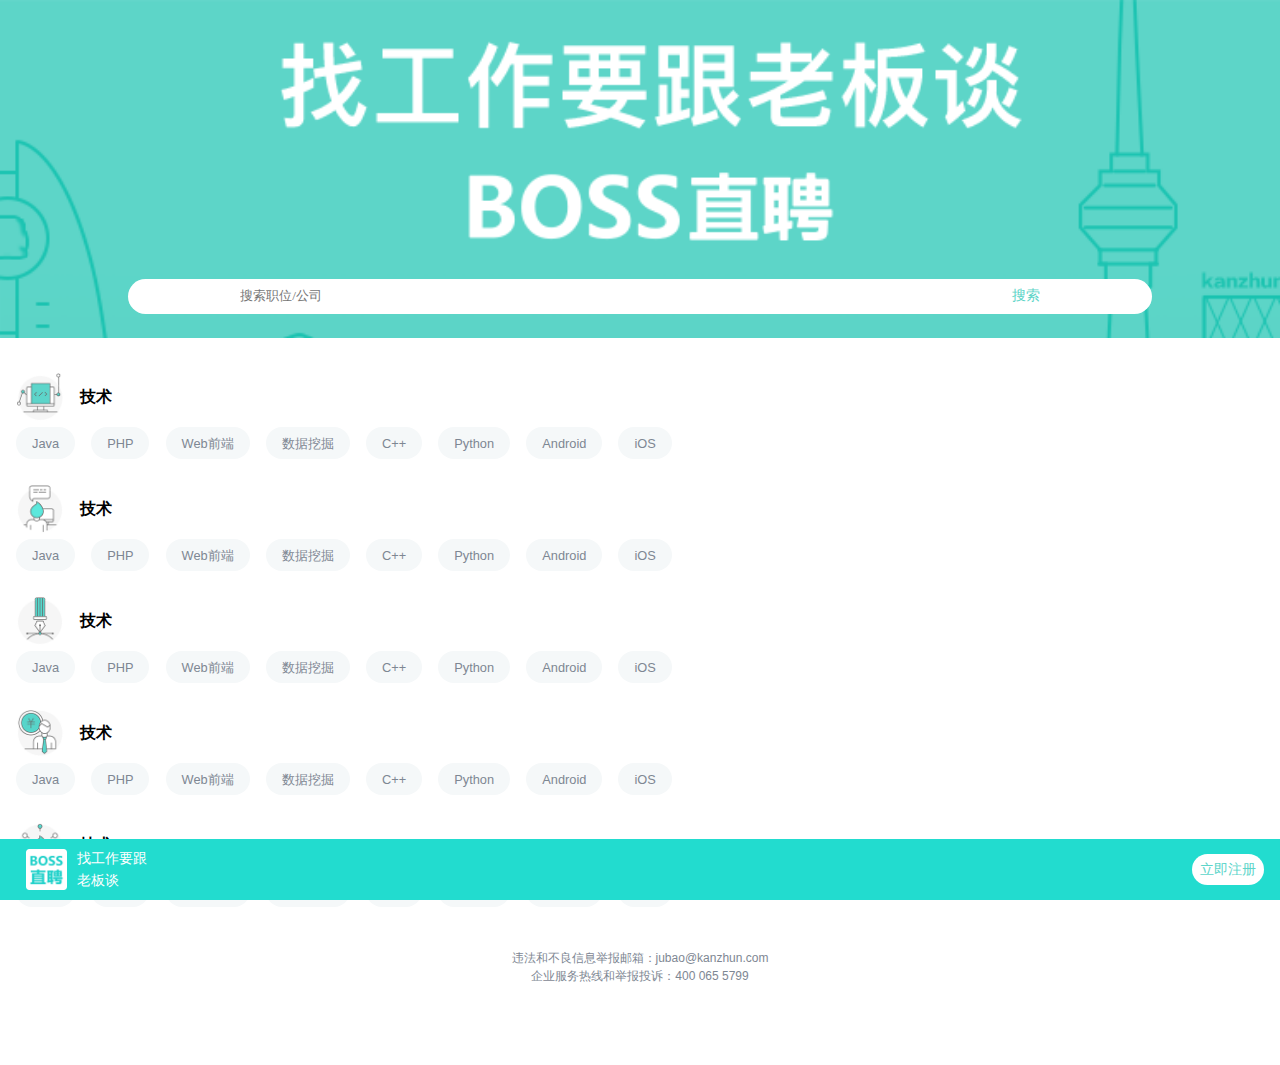
<file: index.html>
<!DOCTYPE html>
<html>
	<head>
		<meta name="viewport" content="width=device-width, initial-scale=1.0" />
		<meta charset="UTF-8">
		<title>Boos直聘</title>
		<link rel="stylesheet" type="text/css" href="css/reset.css"/>
		<link rel="stylesheet" type="text/css" href="css/base.css"/>
		<link rel="shortcut icon" type="image/x-icon" href="img/favicon.png">
	</head>
	<body>
		<!--总容器-->
		<div class="container">
			<!--头部区域-->
			<div class="home_header">
				<img src="img/home-search-text.png" alt="" />
				<form action="">
					<input type="text" placeholder="搜索职位/公司"/>
					<button>搜索</button>
				</form>
			</div>
			<!--分类区域-->
			<div class="home_categories">
				<dl>
					<dt>
						<img src="img/technology.png"/>
						<div class="info">
							技术
						</div>
					</dt>
					<dd>
						<a href="" class="tag">Java</a>
						<a href="" class="tag">PHP</a>
						<a href="" class="tag">Web前端</a>
						<a href="" class="tag">数据挖掘</a>
						<a href="" class="tag">C++</a>
						<a href="" class="tag">Python</a>
						<a href="" class="tag">Android</a>
						<a href="" class="tag">iOS</a>
					</dd>
				</dl>
				<dl>
					<dt>
						<img src="img/product.png"/>
						<div class="info">
							技术
						</div>
					</dt>
					<dd>
						<a href="" class="tag">Java</a>
						<a href="" class="tag">PHP</a>
						<a href="" class="tag">Web前端</a>
						<a href="" class="tag">数据挖掘</a>
						<a href="" class="tag">C++</a>
						<a href="" class="tag">Python</a>
						<a href="" class="tag">Android</a>
						<a href="" class="tag">iOS</a>
					</dd>
				</dl>
				<dl>
					<dt>
						<img src="img/designer.png"/>
						<div class="info">
							技术
						</div>
					</dt>
					<dd>
						<a href="" class="tag">Java</a>
						<a href="" class="tag">PHP</a>
						<a href="" class="tag">Web前端</a>
						<a href="" class="tag">数据挖掘</a>
						<a href="" class="tag">C++</a>
						<a href="" class="tag">Python</a>
						<a href="" class="tag">Android</a>
						<a href="" class="tag">iOS</a>
					</dd>
				</dl>
				<dl>
					<dt>
						<img src="img/market.png"/>
						<div class="info">
							技术
						</div>
					</dt>
					<dd>
						<a href="" class="tag">Java</a>
						<a href="" class="tag">PHP</a>
						<a href="" class="tag">Web前端</a>
						<a href="" class="tag">数据挖掘</a>
						<a href="" class="tag">C++</a>
						<a href="" class="tag">Python</a>
						<a href="" class="tag">Android</a>
						<a href="" class="tag">iOS</a>
					</dd>
				</dl>
				<dl>
					<dt>
						<img src="img/operate.png"/>
						<div class="info">
							技术
						</div>
					</dt>
					<dd>
						<a href="" class="tag">Java</a>
						<a href="" class="tag">PHP</a>
						<a href="" class="tag">Web前端</a>
						<a href="" class="tag">数据挖掘</a>
						<a href="" class="tag">C++</a>
						<a href="" class="tag">Python</a>
						<a href="" class="tag">Android</a>
						<a href="" class="tag">iOS</a>
					</dd>
				</dl>
			</div>
			<!--底部区域-->
			<div class="hemo_footer">
				<p>违法和不良信息举报邮箱：jubao@kanzhun.com</p>
				<p>企业服务热线和举报投诉：400 065 5799</p>
			</div>
			<!--浮动窗-->
			<div class="flot">
				<img src="img/logo-x.png" alt="" />
				<p>找工作要跟<br />老板谈</p>
				<span>立即注册</span>
			</div>
		</div>
	</body>
</html>
</file>
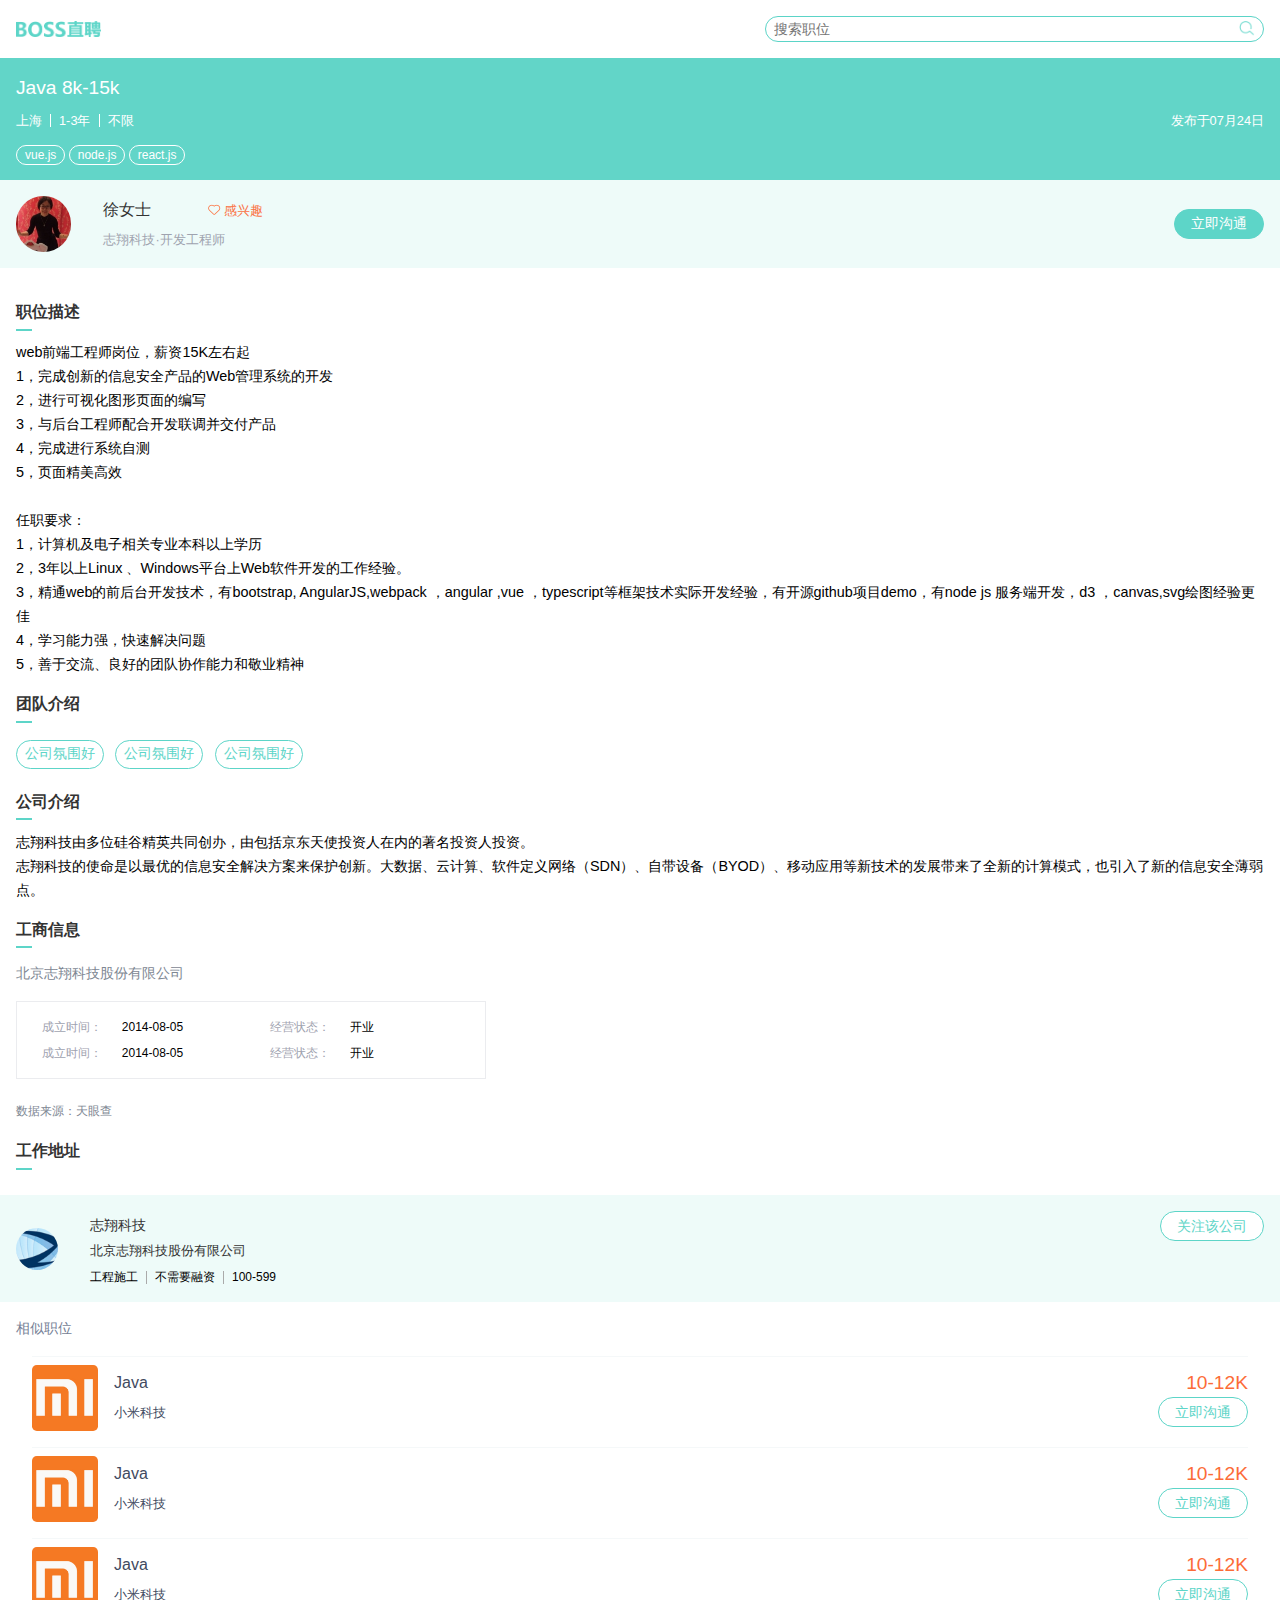
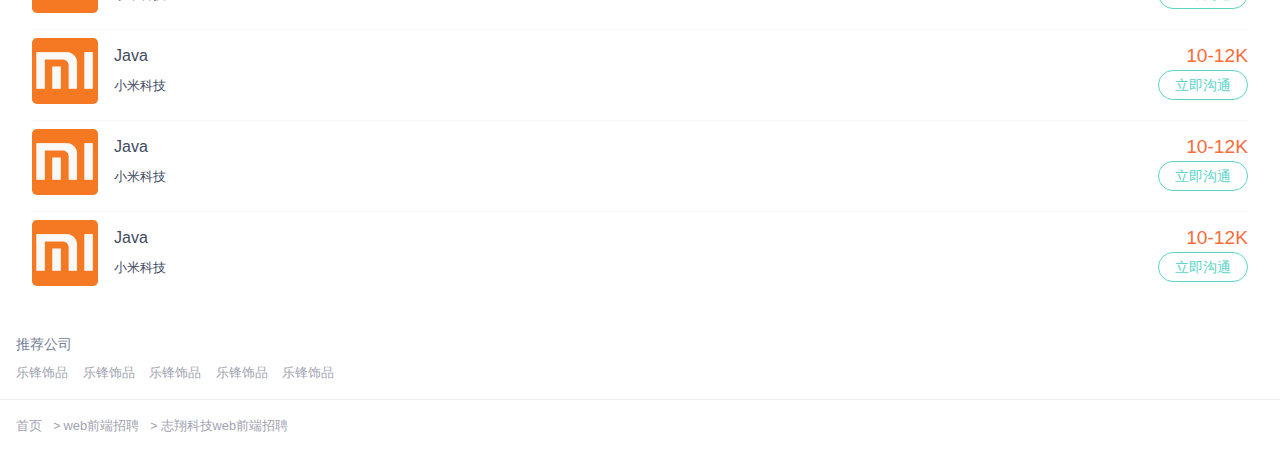
<file: detail.html>
<!DOCTYPE html>
<html>
	<head>
		<meta charset="UTF-8">
		<meta name="viewport" content="width=device-width, initial-scale=1.0" />
		<title>职位详情</title>
		<link rel="stylesheet" href="css/reset.css" />
		<link rel="stylesheet" href="css/detail.css" />
	</head>
	<body>
		<div class="container">
			<!--顶部-->
			<div class="top_bar flex padded">
				<img src="img/logo.png" alt="" />
				<form action="" class="flex ">
					<input type="text" placeholder="搜索职位"/>
					<button type="submit"></button>
				</form>
			</div>
			<!--职位信息-->
			<div class="job_info padded">
				<div class="title">
					<span>Java</span>
					<span class="salary">8k-15k</span>
				</div>
				<div class="props flex">
					<div class="items flex">
						上海<i></i>1-3年<i></i>不限
					</div>
					发布于07月24日
				</div>
				<div class="tags">
					<span>vue.js</span>
					<span>node.js</span>
					<span>react.js</span>
				</div>
			</div>
			<!--用户信息-->
			<div class="user_info flex padded">
				<img src="img/avatar.jpg" alt="" />
				<div class="info">
					<div class="name flex">
						<span>徐女士</span>
						<span class="like">
							<img src="img/link-like.png" alt="" />
							感兴趣
						</span>
					</div>
					<div class="desc">
						志翔科技·开发工程师
					</div>
				</div>
				<button class="btn" type="button">立即沟通</button>
			</div>
			<!--职位描述-->
			<div class="job_detail padded">
				<h3>职位描述</h3>
				<div class="text">
					web前端工程师岗位，薪资15K左右起<br>1，完成创新的信息安全产品的Web管理系统的开发<br>2，进行可视化图形页面的编写<br>3，与后台工程师配合开发联调并交付产品<br>4，完成进行系统自测<br>5，页面精美高效<br>&nbsp;<br>任职要求：<br>1，计算机及电子相关专业本科以上学历<br>2，3年以上Linux&nbsp;、Windows平台上Web软件开发的工作经验。<br>3，精通web的前后台开发技术，有bootstrap, AngularJS,webpack&nbsp;，angular ,vue ，typescript等框架技术实际开发经验，有开源github项目demo，有node js&nbsp;服务端开发，d3&nbsp;，canvas,svg绘图经验更佳<br>4，学习能力强，快速解决问题<br>5，善于交流、良好的团队协作能力和敬业精神
				</div>
				<h3>团队介绍</h3>
				<div class="tags">
					<span>公司氛围好</span>
					<span>公司氛围好</span>
					<span>公司氛围好</span>
				</div>
				<h3>公司介绍</h3>
				<div class="text">
					志翔科技由多位硅谷精英共同创办，由包括京东天使投资人在内的著名投资人投资。<br>志翔科技的使命是以最优的信息安全解决方案来保护创新。大数据、云计算、软件定义网络（SDN）、自带设备（BYOD）、移动应用等新技术的发展带来了全新的计算模式，也引入了新的信息安全薄弱点。
				</div>
				<h3>工商信息</h3>
				<div class="text">
					<p class="centers">
						北京志翔科技股份有限公司
					</p>
					<div class="table">
						<table>
							<tr>
								<th>成立时间：</th>
								<td>2014-08-05</td>
								<th>经营状态：</th>
								<td>开业</td>
							</tr>
							<tr>
								<th>成立时间：</th>
								<td>2014-08-05</td>
								<th>经营状态：</th>
								<td>开业</td>
							</tr>
						</table>
					</div>
					<p>
						<small>
							数据来源：天眼查
						</small>
					</p>
				</div>
				<h3>工作地址</h3>
				<div class="map"></div>
			</div>
			<!--公司信息-->
			<div class="company_info flex padded">
				<img src="img/logo1.jpg"/>
				<div class="info">
					<div class="name flex">
						<span>志翔科技</span>
						<button type="button" class="btn">关注该公司</button>
					</div>
					<div class="desc">北京志翔科技股份有限公司</div>
					<div class="tags flex">
						<span>工程施工</span> <i></i>
						<span>不需要融资</span> <i></i>
						<span>100-599</span>
					</div>
				</div>
			</div>
			<!--相似职位-->
			<div class="related_jobs post_list padded">
				<h3>相似职位</h3>
				<ul>
					<li>
						<a href="" class="post_list_item flex">
							<img src="img/l2.jpg" alt="" />
							<div class="text">
								<div class="title flex">
									Java
									<span>
										10-12K
									</span>
								</div>
								<div class="flex">
									<div class="company">
										小米科技
									</div>
									<button class="btn" type="button">立即沟通</button>
								</div>
							</div>
						</a>
					</li>
					<li>
						<a href="" class="post_list_item flex">
							<img src="img/l2.jpg" alt="" />
							<div class="text">
								<div class="title flex">
									Java
									<span>
										10-12K
									</span>
								</div>
								<div class="flex">
									<div class="company">
										小米科技
									</div>
									<button class="btn" type="button">立即沟通</button>
								</div>
							</div>
						</a>
					</li>
					<li>
						<a href="" class="post_list_item flex">
							<img src="img/l2.jpg" alt="" />
							<div class="text">
								<div class="title flex">
									Java
									<span>
										10-12K
									</span>
								</div>
								<div class="flex">
									<div class="company">
										小米科技
									</div>
									<button class="btn" type="button">立即沟通</button>
								</div>
							</div>
						</a>
					</li>
					<li>
						<a href="" class="post_list_item flex">
							<img src="img/l2.jpg" alt="" />
							<div class="text">
								<div class="title flex">
									Java
									<span>
										10-12K
									</span>
								</div>
								<div class="flex">
									<div class="company">
										小米科技
									</div>
									<button class="btn" type="button">立即沟通</button>
								</div>
							</div>
						</a>
					</li>
					<li>
						<a href="" class="post_list_item flex">
							<img src="img/l2.jpg" alt="" />
							<div class="text">
								<div class="title flex">
									Java
									<span>
										10-12K
									</span>
								</div>
								<div class="flex">
									<div class="company">
										小米科技
									</div>
									<button class="btn" type="button">立即沟通</button>
								</div>
							</div>
						</a>
					</li>
					<li>
						<a href="" class="post_list_item flex">
							<img src="img/l2.jpg" alt="" />
							<div class="text">
								<div class="title flex">
									Java
									<span>
										10-12K
									</span>
								</div>
								<div class="flex">
									<div class="company">
										小米科技
									</div>
									<button class="btn" type="button">立即沟通</button>
								</div>
							</div>
						</a>
					</li>
				</ul>	
			</div>
			<!--推荐公司-->
			<div class="related_companies padded">
				<h3>推荐公司</h3>
				<div class="tags">
					<a href="">乐锋饰品</a>
					<a href="">乐锋饰品</a>
					<a href="">乐锋饰品</a>
					<a href="">乐锋饰品</a>
					<a href="">乐锋饰品</a>
				</div>
			</div>
			<!--底部导航-->
			<div class="job_footer footer_nav padded">
				<a href="">首页</a><i>></i>
				<a href="">web前端招聘</a><i>></i>
				<a href="">志翔科技web前端招聘</a>
			</div>
		</div>
	</body>
</html>
</file>
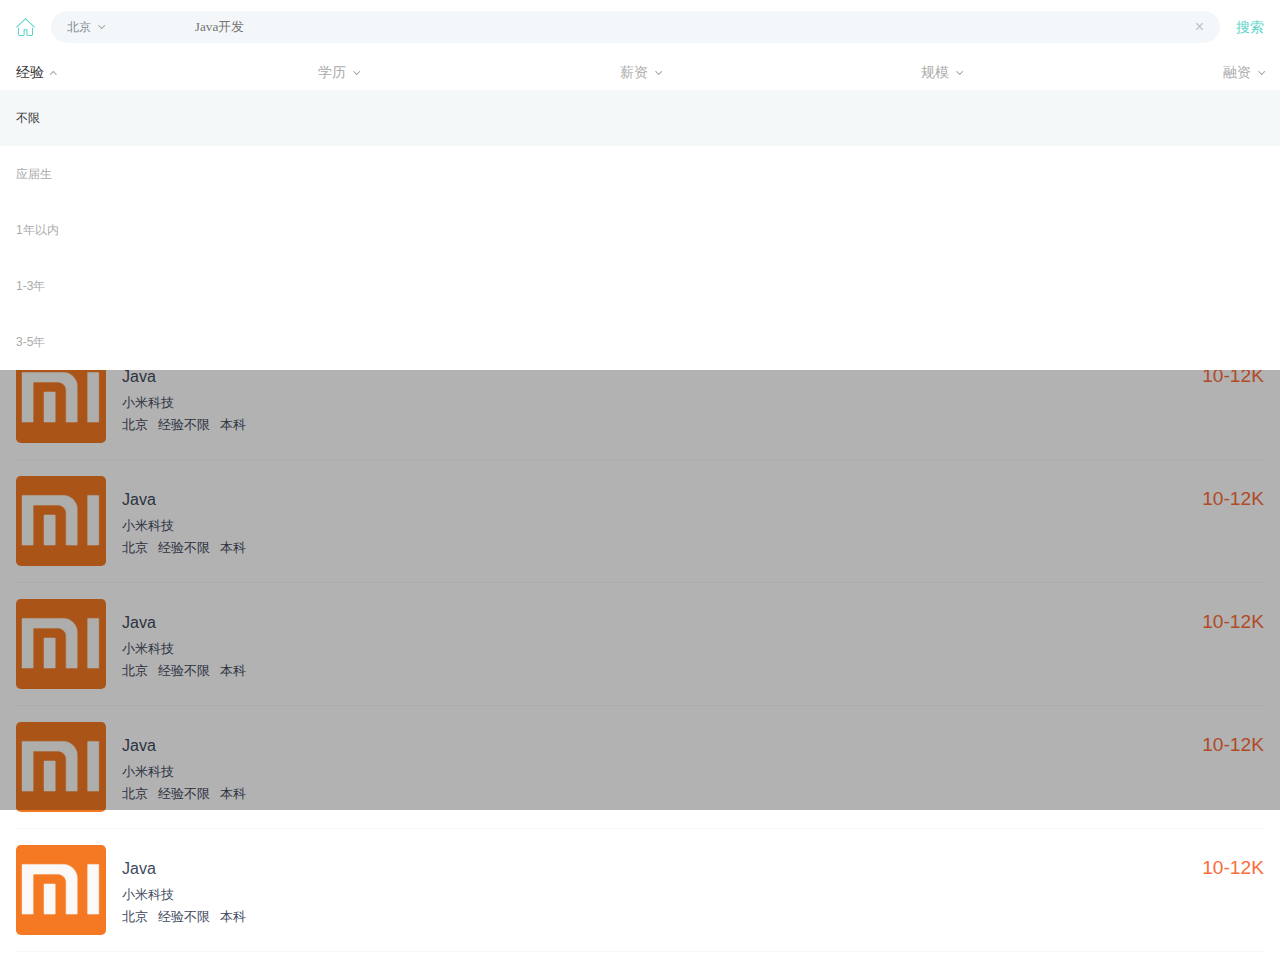
<file: list.html>
<!DOCTYPE html>
<html>
	<head>
		<meta name="viewport" content="width=device-width, initial-scale=1.0" />
		<meta charset="UTF-8">
		<title>Boos直聘</title>
		<link rel="stylesheet" type="text/css" href="css/reset.css"/>
		<link rel="stylesheet" type="text/css" href="css/list.css"/>
		<link rel="shortcut icon" type="image/x-icon" href="img/favicon.png">
	</head>
	<body>
		<div class="container">
			<!--列表头部-->
			<div class="list_header flex">		
				<form action="" class="flex">
					<img src="img/icon-home.png" alt="" />
					<div class="inner flex">
						<a href="" class="indexs">北京</a>
						<input type="text" placeholder="Java开发" />
						<span>&times;</span>
					</div>
					<button>搜索</button>
				</form>
			</div>
			<!--搜索过滤-->
			<div class="filter flex">
				<dl class="active">
					<dt>经验</dt>
					<dd>
						<ul>
							<li class="active">不限</li>
							<li>应届生</li>
							<li>1年以内</li>
							<li>1-3年</li>
							<li>3-5年</li>
						</ul>
					</dd>
				</dl>
				<dl>
					<dt>学历</dt>
					<dd>
						<ul>
							<li>不限</li>
							<li>应届生</li>
							<li>1年以内</li>
							<li>1-3年</li>
							<li>3-5年</li>
						</ul>
					</dd>
				</dl>
				<dl>
					<dt>薪资</dt>
					<dd>
						<ul>
							<li>不限</li>
							<li>应届生</li>
							<li>1年以内</li>
							<li>1-3年</li>
							<li>3-5年</li>
						</ul>
					</dd>
				</dl>
				<dl>
					<dt>规模</dt>
					<dd>
						<ul>
							<li>不限</li>
							<li>应届生</li>
							<li>1年以内</li>
							<li>1-3年</li>
							<li>3-5年</li>
						</ul>
					</dd>
				</dl>
				<dl>
					<dt>融资</dt>
					<dd>
						<ul>
							<li>不限</li>
							<li>应届生</li>
							<li>1年以内</li>
							<li>1-3年</li>
							<li>3-5年</li>
						</ul>
					</dd>
				</dl>
			</div>
			</div>
		<!--职位列表-->
		<div class="post_list">
			<ul>
				<li>
					<a href="" class="post_list_item flex">
						<img src="img/l2.jpg" alt="" />
						<div class="text">
							<div class="title flex">
								Java
								<span>
									10-12K
								</span>
							</div>
							<div class="company">
								小米科技
							</div>
							<div class="props">
								<span>北京</span>
								<span>经验不限</span>
								<span>本科</span>
							</div>
						</div>
					</a>
				</li>
				<li>
					<a href="" class="post_list_item flex">
						<img src="img/l2.jpg" alt="" />
						<div class="text">
							<div class="title flex">
								Java
								<span>
									10-12K
								</span>
							</div>
							<div class="company">
								小米科技
							</div>
							<div class="props">
								<span>北京</span>
								<span>经验不限</span>
								<span>本科</span>
							</div>
						</div>
					</a>
				</li>
				<li>
					<a href="" class="post_list_item flex">
						<img src="img/l2.jpg" alt="" />
						<div class="text">
							<div class="title flex">
								Java
								<span>
									10-12K
								</span>
							</div>
							<div class="company">
								小米科技
							</div>
							<div class="props">
								<span>北京</span>
								<span>经验不限</span>
								<span>本科</span>
							</div>
						</div>
					</a>
				</li>
				<li>
					<a href="" class="post_list_item flex">
						<img src="img/l2.jpg" alt="" />
						<div class="text">
							<div class="title flex">
								Java
								<span>
									10-12K
								</span>
							</div>
							<div class="company">
								小米科技
							</div>
							<div class="props">
								<span>北京</span>
								<span>经验不限</span>
								<span>本科</span>
							</div>
						</div>
					</a>
				</li>
				<li>
					<a href="" class="post_list_item flex">
						<img src="img/l2.jpg" alt="" />
						<div class="text">
							<div class="title flex">
								Java
								<span>
									10-12K
								</span>
							</div>
							<div class="company">
								小米科技
							</div>
							<div class="props">
								<span>北京</span>
								<span>经验不限</span>
								<span>本科</span>
							</div>
						</div>
					</a>
				</li>
				<li>
					<a href="" class="post_list_item flex">
						<img src="img/l2.jpg" alt="" />
						<div class="text">
							<div class="title flex">
								Java
								<span>
									10-12K
								</span>
							</div>
							<div class="company">
								小米科技
							</div>
							<div class="props">
								<span>北京</span>
								<span>经验不限</span>
								<span>本科</span>
							</div>
						</div>
					</a>
				</li>
				<li>
					<a href="" class="post_list_item flex">
						<img src="img/l2.jpg" alt="" />
						<div class="text">
							<div class="title flex">
								Java
								<span>
									10-12K
								</span>
							</div>
							<div class="company">
								小米科技
							</div>
							<div class="props">
								<span>北京</span>
								<span>经验不限</span>
								<span>本科</span>
							</div>
						</div>
					</a>
				</li>
			</ul>
		</div>
	</body>
</html>
</file>
<file: css/base.css>
/*//*/
body,html{
	margin: 0;
	padding: 0;
	font-family: Arial,"微软雅黑";
	-webkit-font-smoothing: antialiased;
}
.container{
	width: 100%;
	color: #7e8793;
}
.home_header{
	width: 100%;
	background:url('../img/home-bg.png') no-repeat;
	background-size:100% auto;
	background-image:100% auto;
	text-align: center;
	padding-bottom: 1.5rem;
}
.home_header > img {
	width: 65%;
	margin: 2rem;
}
.home_header form {
	background-color: #fff;
	width: 80%;
	margin:0px auto;
	line-height: 2.2rem;
	border-radius: 2rem;
	
}
.home_header form input{
	width: 75%;
	
}
.home_header form button {
	font-size: 0.9rem;
	color: #5bd4c7;
	font-weight: lighter;
	border:none;
	color: none;
	background-color: #fff;
}

.home_categories{
	padding:1rem;
}
.home_categories dl{
	margin: 1.2rem 0;
}
.home_categories .info{
	font-size: 1rem;
	font-weight: 700;
	color: #000;
}
.home_categories dt{
	display: flex;
	align-items: center;
}
.home_categories dt img{
	height: 3rem;
	margin-right: 1rem;
}
.home_categories dd{
	margin:0 -0.4rem;
}
.home_categories dd .tag{
	background-color: #f5f8f9;
	
	padding: 0.5em 1rem;
	display: inline-block;
	border-radius: 2rem;
	margin: 0.4rem 0.4rem;
	font-size: 0.8rem
}

.hemo_footer{
	width: 70%;
	margin: 0 auto;
	font-size: 0.75rem;
	text-align: center;
	margin-bottom: 5rem;
}

.flot{
	position: fixed;
	left: 0;
	bottom: 0;
	padding: 0 1rem;
	display: flex;
	justify-content: space-between;
	align-items: center;
	background-color: #22dccf;
	width: 100%;
}
.flot img{
	width: 2.6rem;
	height: 2.6rem;
	margin: 0.6rem;
}
.flot p{
	flex: 1;
	font-size: 0.9rem;
	color: #fff;
}
.flot span {
	padding:0.3rem 0.5rem;
	background-color: #fff;
	color: #5dd5ca;
	font-size: 0.9rem;
	border-radius: 1rem;
}
</file>
<file: css/detail.css>
/*??*/
.btn{
	border: 1px solid #5dd5c8;
	font-size: 0.9rem;
	padding: 0.3em 1rem;
	border-radius: 2rem;
	outline:none;
}
.top_bar img{
	height: 1rem;
}

.top_bar form {
	width: 40%;
	border: 1px solid #5BD4C7;
	border-radius: 2rem;
	padding: 0 0.5rem;
	
}
.top_bar form input {
	border:none;
	background: none;
	line-height: 1.5rem;
	width: 80%;
	color: #aaa;
	font-size: 0.9rem;
	outline: none;
}
.top_bar form button{
	border:none;
	background: url(../img/icons.png) no-repeat top center;
	background-size: 100% auto;
	display: inline-block;
	width: 1rem;
	height: 1rem;
}

.job_info{
	background-color: #62d5c8;
	color: #fff;
}
.job_info .title{
	font-size: 1.2rem;
}

.job_info .props{
	font-size: 0.8rem;
	margin: 0.5rem 0;
}
.job_info .props .items i{
	display: inline-block;
	width: 1px;
	height: 0.8rem;
	background-color: #fff;
	margin: 0 0.5rem;
}
.job_info .tags{
	margin-top: 1rem;
}
.job_info .tags span{
	border: 1px solid #fff;
	padding: 0.2em 0.5rem;
	border-radius: 2rem;
	font-size: 0.75rem;
}

.user_info{
	background-color: #eefbf9;
}

.user_info>img{
	height: 3.5rem;
	border-radius: 3.5rem;
}
.user_info>button{
	background-color: #5dd5c8;
	color: #fff;
	flex-shrink: 0;
}
.user_info .info{
	flex:1 1 50%;
	margin: 0 2rem;
}
.user_info .name{
	color: #333;
	font-size: 1rem;
	width: 10rem;
	margin-bottom: 0.5rem;
}
.user_info .name .like{
	font-size: 0.8rem;
	color: #fb7042;
}
.user_info .desc{
	font-size: 0.8rem;
	color: #9fa3af;
}

.job_detail{}
.job_detail h3{
	color: #333;
	font-size: 1rem;
	position: relative;
	margin: 1rem 0;
}
.job_detail h3:after{
	content: '';
	width: 1rem;
	height: 2px;
	display: inline-block;
	background-color: #5dd5c8;
	position: absolute;
	top: 1.8rem;
	left: 0;
}
.job_detail .text{
	font-size: 0.9rem;
	line-height: 1.5rem;
}
.job_detail .tags{
	margin-top: 1.5rem;
}
.job_detail .tags span{
	font-size: 0.85rem;
	color: #5dd5c8;
	border: 1px solid #5dd5c8;
	padding: 0.2rem 0.5rem;
	border-radius: 1rem;
	margin-right: 0.5rem;
	margin-bottom: 0.3rem;
	display: inline-block;
}
.job_detail .text table{
	border: 1px solid #ebecef;
	padding: 0.7rem 0.3rem;
	font-size: 0.75rem;
	
}
.job_detail .text table th{
	font-weight: normal;
	width: 6rem;
	color: #9fa3b0;
}
.job_detail .text table td{
	width: 8rem;
}
.job_detail p{
	margin: 1.2rem 0 1rem 0;
	color: #7e8793;
	font-size: 0.9rem
}
.company_info{
	background-color: #EEFBF9;
}

.company_info img{
	height: 3.5em;
	border-radius: 3.5rem;
}
.company_info .info{
	flex: 1;
	margin-left: 2rem;
}
.company_info .info .name{
	color: #333;
	font-size: 0.9rem;
}
.company_info .info .name .btn{
	background-color: #fff;
	color: #5dd5c8;
}
.company_info .info .desc{
	font-size: 0.8rem;
	color: #333;
}
.company_info .info .tags{
	margin-top: 0.5rem;
	font-size: 0.75rem;
	justify-content: flex-start;
}
.company_info .info .tags i{
	display: inline-block;
	width: 1px;
	height: 0.8rem;
	background-color: #aaa;
	margin: 0 0.5rem;
	
}

.post_list h3{
	color: #767f96;
	font-weight: normal;
	font-size: 0.9rem;
	
}
.post_list .post_list_item{
	margin: 1rem;
	color: #414a60;
	border-top: 1px solid #f5f8f9;
	padding-top: 0.5rem;
}
.post_list .post_list_item>img{
	width: 5.5em;
	border-radius: 0.3rem;
}
.post_list .post_list_item .btn{
	border: 1px solid #5dd5c8;
	background-color: #fff;
	color: #5dd5c8;;
}
.post_list .text{
	flex: 1;
	margin-left: 1rem;
}
.post_list .title{
	font-size: 1rem;
}
.post_list .title span{
	font-size: 1.2rem;
	color: #fc6c38;
	
}
.post_list .company{
	font-size: 0.8rem;
	margin: 0.2em 0;
}

.post_list .props{
	font-size: 0.8rem;
	margin-left: -0.2rem;
}
.post_list .props span{
	padding: 0 0.2rem;
}

.related_companies h3{
	color: #767f96;
	font-weight: normal;
	font-size: 0.9rem;
	margin-bottom: 0.5rem;
}
.related_companies .tags a{
	color: #9fa3b0;
	font-size: 0.8rem;
	margin: 0 0.7rem 0.2rem 0;
}

.job_footer{
	
	border-top: 1px solid #edecef;
	 
}
.job_footer a{
	color: #9fa3b0;
	font-size: 0.8rem;
	margin: 0 0.7rem 0.2rem 0;
}
.job_footer i{
	color:#9fa3b0 ;
}
</file>
<file: css/list.css>
.list_header{
	padding: 0.7rem 1rem;
}
.list_header img{
	height: 1.2rem;
}
.list_header form{
	width: 100%;
}
.list_header form .inner{
	width: 100%;
	background-color: #f4f7f9;
	margin: 0 1rem;
	line-height: 1.5rem;
	border-radius: 2rem;
	padding: 0 1rem;
}
.list_header form .inner .indexs:after{
	content:'';
	display: inline-block;
	width: 4px;
	height: 4px;
	border: 1px solid #999;
	margin-left: 0.5rem;
	border-style: solid none none solid;
	transform: rotate(225deg);
	transform-origin:2px 1px ;
	transition: all 0.3s;
}
.list_header form .inner span{
	font-size: 1rem;
	color:#bbc5cc;
}
.list_header form .inner input{
	width: 80%;
	background: transparent;
	border:none;
	height: 2rem;
}
.list_header form button{
	border:none;
	background-color: #fff;
	font-size: 0.9rem;
	color: #5dd5ca;
	flex-shrink: 0;
	padding: 0;
}

.filter{
	padding: 0.5rem 1rem;
}
.filter .active dt{
	color: #333;
}
.filter dd{
	display: none;
}
.filter dt{
	font-size: 0.87rem;
	color: #aaa;
}
.filter dt:after{
	content:'';
	display: inline-block;
	width: 4px;
	height: 4px;
	border: 1px solid #999;
	margin-left: 0.5rem;
	border-style: solid none none solid;
	transform: rotate(225deg);
	transform-origin:2px 1px ;
	transition: all 0.3s;
	
}
.filter .active dt:after{
	transform: rotate(45deg);
	
}
.filter dd{
	color: #aaa;
}
.filter .active dd{
	display: block;
	background-color: rgba(0,0,0,0.3);
	width: 100%;
	height: 80vh;
	position: absolute;
	top: 90px;
	left: 0;
}
.filter .active dd ul{
	background-color: #fff;
	
}
.filter .active dd ul li{
	line-height: 3.5rem;
	text-indent: 1rem;
	
}
.filter dd ul li.active{
	background-color: #f5f8f9;
	color: #333;
}

.post_list{}
.post_list .post_list_item{
	margin: 1rem;
	color: #414a60;
	border-bottom: 1px solid #f5f8f9;
	padding-bottom: 1rem;
}
.post_list .post_list_item>img{
	width: 7.5em;
	border-radius: 0.3rem;
}
.post_list .text{
	flex: 1;
	margin-left: 1rem;
}
.post_list .title{
	font-size: 1rem;
}
.post_list .title span{
	font-size: 1.2rem;
	color: #fc6c38;
	
}
.post_list .company{
	font-size: 0.8rem;
	margin: 0.2em 0;
}

.post_list .props{
	font-size: 0.8rem;
	margin-left: -0.2rem;
}
.post_list .props span{
	padding: 0 0.2rem;
}
</file>
